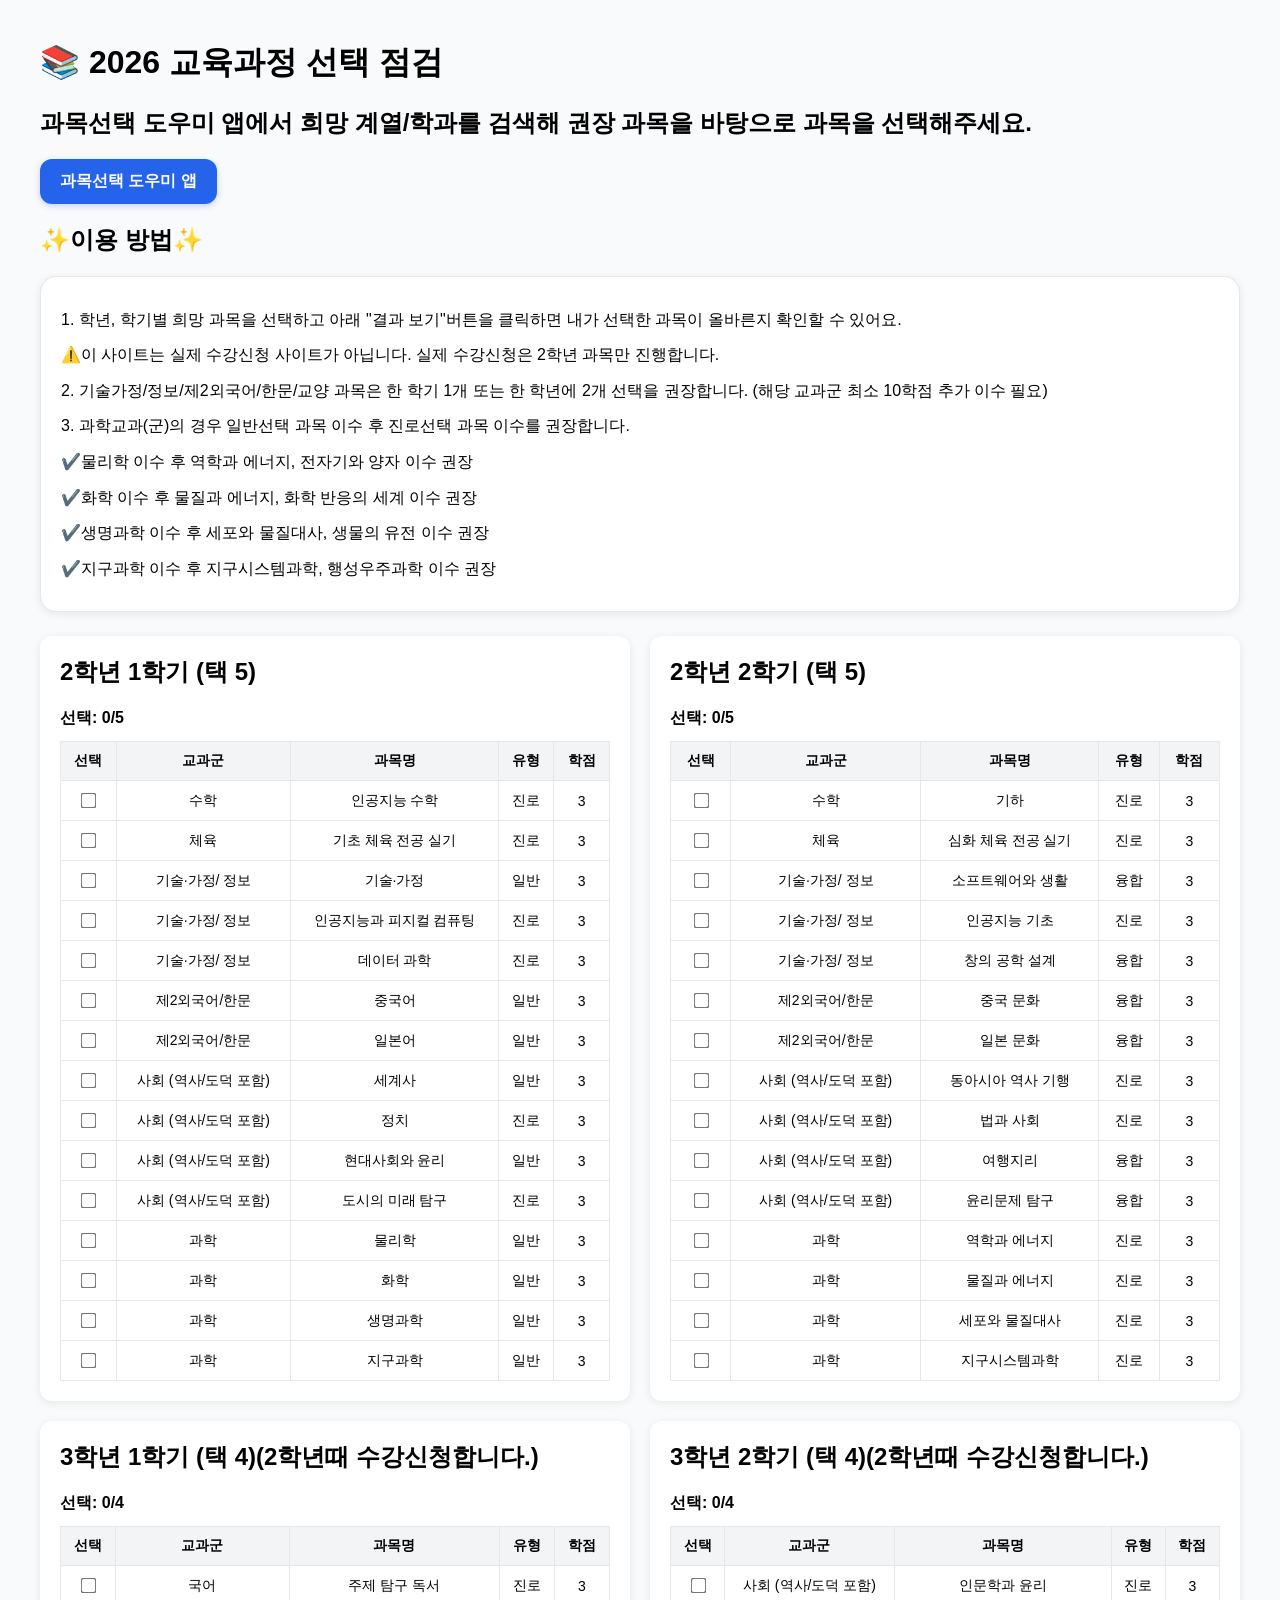
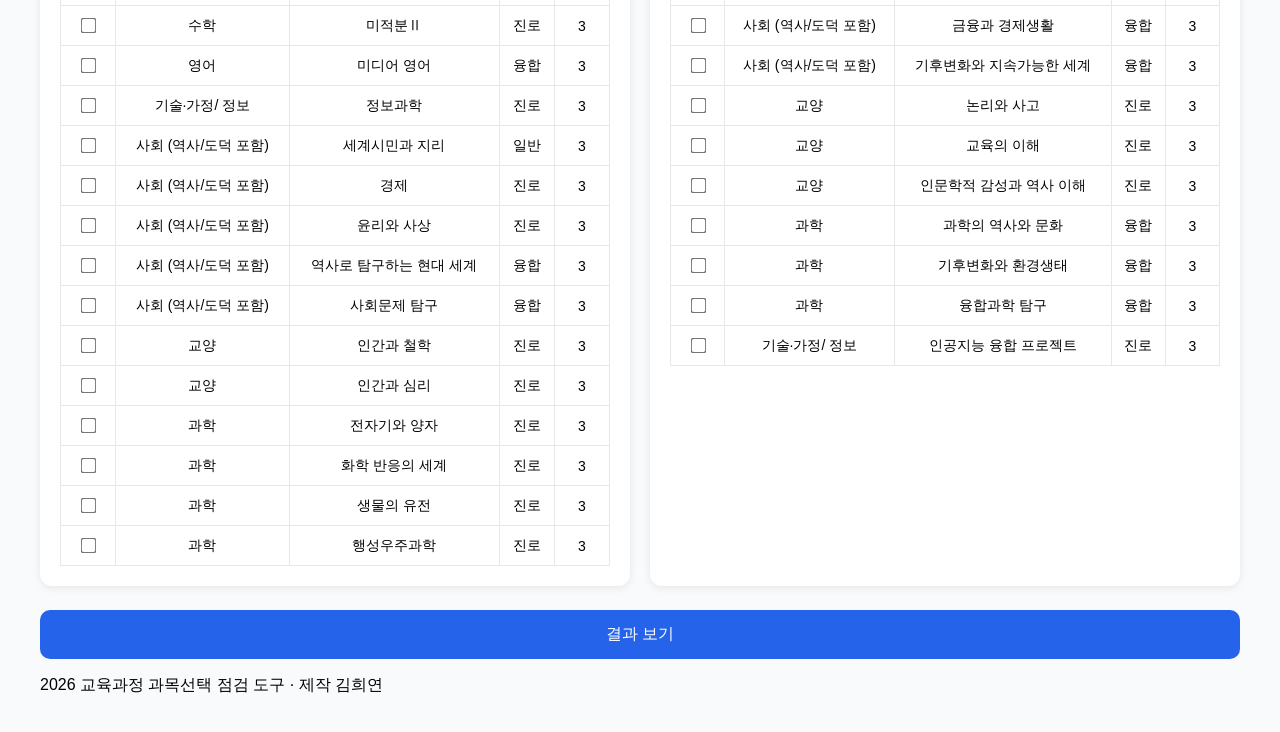
<file: index.html>
<!DOCTYPE html>
<html lang="ko">
<head>
  <meta charset="UTF-8">
  <meta name="viewport" content="width=device-width, initial-scale=1.0">
  <title>교육과정 선택 점검</title>
  <link rel="stylesheet" href="style.css">
</head>
<body>

<h1>📚 2026 교육과정 선택 점검</h1>
<h2>과목선택 도우미 앱에서 희망 계열/학과를 검색해 권장 과목을 바탕으로 과목을 선택해주세요.</h2>
<a class="helper-btn"
href="https://www.appsheet.com/start/2c476513-a91a-4632-b561-67d0dc22ddc4"
target="_blank"
rel="noopener noreferrer">
과목선택 도우미 앱 </a>
<h2>✨이용 방법✨</h2>
<div class="guide-box">

  <h4>1. 학년, 학기별 희망 과목을 선택하고 아래 "결과 보기"버튼을 클릭하면 내가 선택한 과목이 올바른지 확인할 수 있어요.</h4>

  <h4> ⚠️이 사이트는 실제 수강신청 사이트가 아닙니다. 실제 수강신청은 2학년 과목만 진행합니다.</h4>

  <h4>2. 기술가정/정보/제2외국어/한문/교양 과목은 한 학기 1개 또는 한 학년에 2개 선택을 권장합니다. (해당 교과군 최소 10학점 추가 이수 필요)</h4>

  <h4>3. 과학교과(군)의 경우 일반선택 과목 이수 후 진로선택 과목 이수를 권장합니다.</h4>

  <h4>✔️물리학 이수 후 역학과 에너지, 전자기와 양자 이수 권장</h4>

  <h4>✔️화학 이수 후 물질과 에너지, 화학 반응의 세계 이수 권장</h4>

  <h4>✔️생명과학 이수 후 세포와 물질대사, 생물의 유전 이수 권장</h4>

  <h4>✔️지구과학 이수 후 지구시스템과학, 행성우주과학 이수 권장</h4>

</div>

<div id="container"></div>

<button onclick="goResult()">결과 보기</button>
<p class="footer">
2026 교육과정 과목선택 점검 도구 · 제작 김희연
</p>
<script src="script.js"></script>
</body>
</html>
</file>
<file: style.css>
/* ===================== */
/* 🌎 전체 레이아웃 */
/* ===================== */

body {
  max-width: 1200px;
  margin: 0 auto;
  padding: 20px;
  font-family: sans-serif;
  background: #f9fafb;
}

/* ===================== */
/* 📦 학기 카드 */
/* ===================== */

#container {
  display: grid;
  grid-template-columns: repeat(2, 1fr);
  gap: 20px;
}

.term {
  background: white;
  border-radius: 12px;
  padding: 20px;
  box-shadow: 0 2px 8px rgba(0,0,0,0.08);
}
/* 제목 */
h2 {
  margin-top: 0;
}

/* 상태 표시 */
.status {
  font-weight: bold;
  margin-bottom: 12px;
}

/* ===================== */
/* 📋 테이블 */
/* ===================== */

.subject-table {
  width: 100%;
  border-collapse: collapse;
  margin-top: 10px;
}

.subject-table th,
.subject-table td {
  border: 1px solid #e5e7eb;
  padding: 10px;
  text-align: center;
  font-size: 14px;
}

.subject-table th {
  background: #f3f4f6;
  font-weight: bold;
}

.subject-table tr:hover {
  background: #f9fafb;
}

/* 체크박스 */
input[type="checkbox"] {
  transform: scale(1.2);
  cursor: pointer;
}

/* ===================== */
/* 🔘 버튼 */
/* ===================== */

button {
  width: 100%;
  margin-top: 24px;
  padding: 14px;
  font-size: 16px;
  border: none;
  border-radius: 10px;
  background: #2563eb;
  color: white;
  cursor: pointer;
}

button:hover {
  background: #1d4ed8;
}

/* ===================== */
/* 🔗 도우미 버튼 */
/* ===================== */

.helper-btn {
  display: inline-block;
  text-decoration: none;
  background: #2563eb;
  color: white;
  padding: 12px 20px;
  border-radius: 12px;
  font-weight: 600;
  margin-bottom: 20px;
  transition: all 0.2s ease;
  box-shadow: 0 2px 6px rgba(37, 99, 235, 0.25);
}

.helper-btn:hover {
  background: #1d4ed8;
  transform: translateY(-2px);
}

/* ===================== */
/* 📘 이용방법 박스 */
/* ===================== */

.guide-box {
  background: white;
  border-radius: 16px;
  padding: 20px;
  margin-bottom: 24px;
  box-shadow: 0 2px 8px rgba(0,0,0,0.08);
  border: 1px solid #e5e7eb;
}

.guide-box h4 {
  margin: 10px 0;
  line-height: 1.6;
  font-weight: 500;
}

/* ===================== */
/* 📊 결과 페이지 */
/* ===================== */

.result-section {
  background: white;
  border-radius: 12px;
  padding: 20px;
  margin-bottom: 20px;
  box-shadow: 0 2px 8px rgba(0,0,0,0.08);
}

/* 제목 */
.result-section h3 {
  margin-top: 0;
  margin-bottom: 12px;
}

/* 결과 테이블 */
.result-table {
  width: 100%;
  border-collapse: collapse;
  margin-top: 10px;
}

.result-table th,
.result-table td {
  border: 1px solid #e5e7eb;
  padding: 10px;
  text-align: center;
  font-size: 14px;
}

.result-table th {
  background: #f3f4f6;
  font-weight: bold;
}

.result-table tr:hover {
  background: #f9fafb;
}

/* ===================== */
/* 📱 모바일 */
/* ===================== */

@media (max-width: 768px) {
  

  body {
    padding: 12px;
  }

  /* 카드 1열 */
  #container {
    grid-template-columns: 1fr;
  }

  .term {
    padding: 14px;
  }

  h1 {
    font-size: 22px;
  }

  h2 {
    font-size: 18px;
  }

  .guide-box {
    padding: 16px;
  }

  .guide-box h4 {
    font-size: 14px;
  }

/* 모바일 표 */
.subject-table {
  width: 100%;
  table-layout: fixed;
  word-break: keep-all;
}

.subject-table th,
.subject-table td {
  font-size: 14px;
  padding: 3px;
}

/* 선택 */
.subject-table th:nth-child(1),
.subject-table td:nth-child(1) {
  width: 8%;
  word-break: keep-all
}

/* 교과군 */
.subject-table th:nth-child(2),
.subject-table td:nth-child(2) {
  width: 18%;
  white-space: normal;
  line-height: 1.1;
  word-break: keep-all
}

/* 과목명 */
.subject-table th:nth-child(3),
.subject-table td:nth-child(3) {
  width: 46%;
  white-space: normal;
  word-break: keep-all
}

/* 유형 */
.subject-table th:nth-child(4),
.subject-table td:nth-child(4) {
  width: 14%;
}

/* 학점 */
.subject-table th:nth-child(5),
.subject-table td:nth-child(5) {
  width: 14%;
}

.subject-table input[type="checkbox"] {
  transform: scale(0.9);
}
  
  /* 결과표 */
  .result-section {
    padding: 14px;
  }

  .result-section h3 {
    font-size: 18px;
  }

  .result-table th,
  .result-table td {
    padding: 8px;
    font-size: 13px;
    table-layout: fixed;
  }

/* 교과군 */
.result-table th:nth-child(1),
.result-table td:nth-child(1) {
  width: 20%;
  white-space: normal;
  line-height: 1.1;
  word-break: keep-all
}

/* 과목명 */
.result-table th:nth-child(2),
.result-table td:nth-child(2) {
  width: 50%;
  white-space: normal;
  word-break: keep-all
}

/* 유형 */
.result-table th:nth-child(3),
.result-table td:nth-child(3) {
  width: 15%;
}

/* 학점 */
.result-table th:nth-child(4),
.result-table td:nth-child(4) {
  width: 15%;
}

  button {
    font-size: 15px;
    padding: 14px;
  }
  

}
</file>
